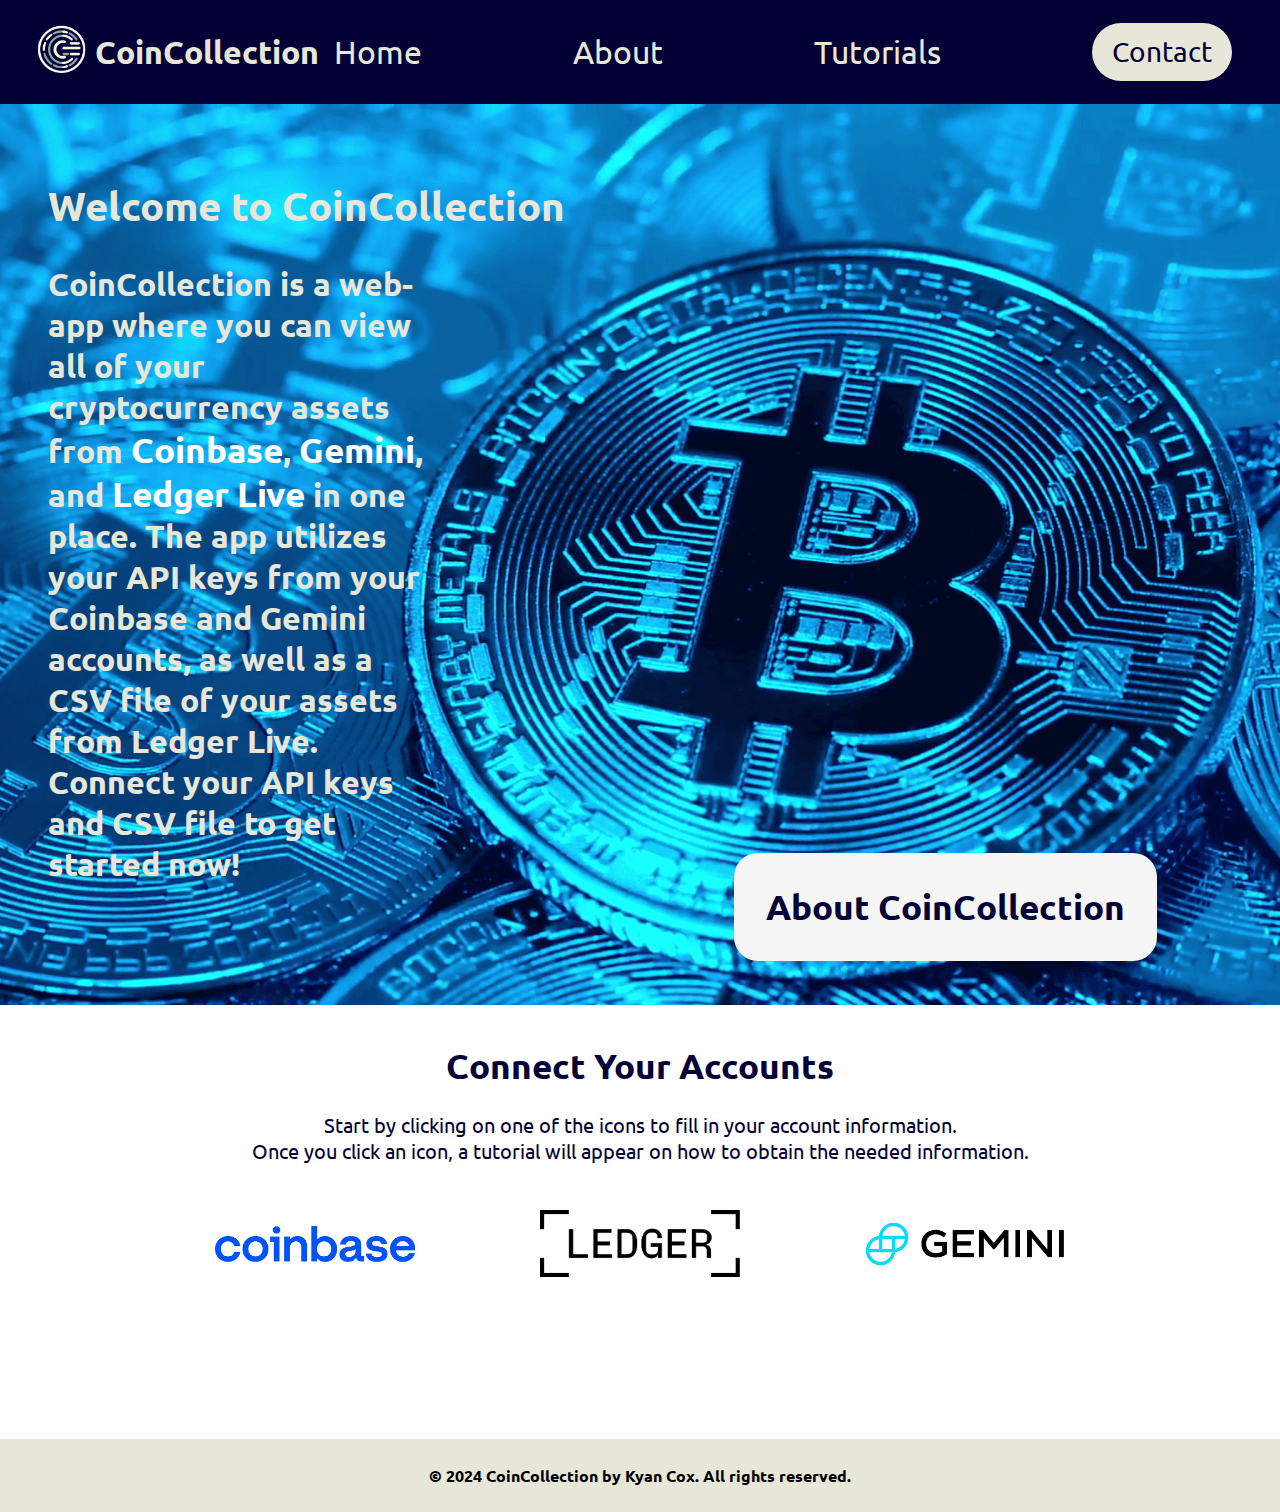
<file: templates/index.html>
<!DOCTYPE html>
<html lang="en">
  <head>
    <meta charset="UTF-8" />
    <meta name="viewport" content="width=device-width, initial-scale=1.0" />
    <title>CoinCollection</title>
    <link rel="icon" href="/static/images/favicon.png" type="image/x-icon" />
    <link
      rel="shortcut icon"
      href="/static/images/favicon.png"
      type="image/x-icon"
    />
    <link rel="preconnect" href="https://fonts.googleapis.com" />
    <link rel="preconnect" href="https://fonts.gstatic.com" crossorigin />
    <link
      href="https://fonts.googleapis.com/css2?family=Ubuntu&display=swap"
      rel="stylesheet"
    />
    <link rel="stylesheet" href="/static/css/global.css" />
    <link rel="stylesheet" href="/static/css/styles.css" />
  </head>
  <body>
    <header>
      <div class="logo-container">
        <a href="/templates/index.html">
          <img src="/static/images/logo.png" class="logo" alt="logo" />
          <h1>CoinCollection</h1>
        </a>
      </div>
      <nav>
        <ul class="nav-links">
          <li><a href="/templates/index.html">Home</a></li>
          <li><a href="/templates/about.html">About</a></li>
          <li><a href="/templates/tutorials.html">Tutorials</a></li>
        </ul>
      </nav>
      <a
        href="https://www.linkedin.com/in/kyancox/"
        target="_blank"
        class="contact"
        ><button>Contact</button></a
      >
    </header>

    <main>
      <section>
        <div class="welcome">
          <div class="welcome-text">
            <h1>Welcome to CoinCollection</h1>
            <p>
              CoinCollection is a web-app where you can view all of your
              cryptocurrency assets from
              <a
                href="https://www.coinbase.com/"
                target="”_blank”"
                class="exchange-name"
                >Coinbase</a
              >,
              <a
                href="https://www.gemini.com/"
                target="”_blank”"
                class="exchange-name"
                >Gemini</a
              >, and
              <a
                href="https://www.ledger.com/ledger-live"
                target="”_blank”"
                class="exchange-name"
                >Ledger Live</a
              >
              in one place. The app utilizes your API keys from your Coinbase
              and Gemini accounts, as well as a CSV file of your assets from
              Ledger Live. Connect your API keys and CSV file to get started
              now!
            </p>
          </div>
          <a href="about.html" id="learn">About CoinCollection</a>
        </div>
      </section>

      <section class="connect-section">
        <div class="connect-accounts">
          <h2>Connect Your Accounts</h2>
          <p id="instructions">
            Start by clicking on one of the icons to fill in your account
            information. <br />
            Once you click an icon, a tutorial will appear on how to obtain the
            needed information.
          </p>
        </div>
        <div class="account-buttons">
          <img
            src="/static/images/coinbase.png"
            alt=""
            class="account-button"
            onclick="showDiv('coinbase')"
            draggable="false"
          />
          <img
            src="/static/images/ledger.png"
            alt=""
            class="account-button"
            onclick="showDiv('ledger')"
            draggable="false"
          />
          <img
            src="/static/images/gemini.png"
            alt=""
            class="account-button"
            onclick="showDiv('gemini')"
            draggable="false"
          />
        </div>

        <div class="grid-container">
          <div class="tutorials" style="display: none">
            <h3 class="grid-header" id="tutorial-text">Tutorial for :</h3>
            <iframe
              width="1157"
              height="752"
              src="https://www.youtube.com/embed/dAMbJCXZwmk"
              title="Coinbase API Key Creation Tutorial"
              frameborder="0"
              allow="accelerometer; autoplay; clipboard-write; encrypted-media; gyroscope; picture-in-picture; web-share"
              allowfullscreen
              id="coinbase-tutorial"
              style="display:none;"
            ></iframe>
            <iframe
              width="1157"
              height="752"
              src="https://www.youtube.com/embed/sDlLeiEEyWk"
              title="Gemini API Key Creation Tutorial"
              frameborder="0"
              allow="accelerometer; autoplay; clipboard-write; encrypted-media; gyroscope; picture-in-picture; web-share"
              allowfullscreen
              id="gemini-tutorial"
              style="display:none;"
            ></iframe>
            <iframe
              width="1157"
              height="752"
              src="https://www.youtube.com/embed/2mLfz2RfbAI"
              title="Ledger Live Operations CSV Tutorial"
              frameborder="0"
              allow="accelerometer; autoplay; clipboard-write; encrypted-media; gyroscope; picture-in-picture; web-share"
              allowfullscreen
              id="ledger-tutorial"
              style="display:none;"
            ></iframe>
          </div>

          <div class="accounts-column">
            <h3 class="grid-header" id="info-header" style="display: none">
              Information:
            </h3>

            <div class="accounts">
              <div id="connect-coinbase" style="display: none">
                <!-- Coinbase API Key Form -->
                <form
                  action="http://127.0.0.1:5000/api/coinbase/keys"
                  method="post"
                >
                  <label for="coinbaseApiKey">Coinbase API Key:</label>
                  <input
                    type="text"
                    id="coinbaseApiKey"
                    name="api_key"
                    placeholder="API Key"
                    class="text-input"
                  />
                  <br />
                  <label for="coinbaseApiSecret">Coinbase API Secret:</label>
                  <input
                    type="text"
                    id="coinbaseApiSecret"
                    name="api_secret"
                    placeholder="API Secret"
                    class="text-input"
                  />
                </form>
              </div>

              <div id="connect-gemini" style="display: none">
                <!-- Gemini API Key Form -->
                <form
                  action="http://127.0.0.1:5000/api/gemini/keys"
                  method="post"
                >
                  <label for="geminiApiKey">Gemini API Key:</label>
                  <input
                    type="text"
                    id="geminiApiKey"
                    name="api_key"
                    placeholder="API Key"
                    class="text-input"
                  />
                  <br />
                  <label for="geminiApiSecret">Gemini API Secret:</label>
                  <input
                    type="text"
                    id="geminiApiSecret"
                    name="api_secret"
                    placeholder="API Secret"
                    class="text-input"
                  />
                </form>
              </div>

              <div id="connect-ledger" style="display: none">
                <!-- Upload Ledger CSV Form -->
                <form
                  action="/api/ledger/upload-csv"
                  method="POST"
                  enctype="multipart/form-data"
                >
                  <label for="file" style="display: none">File:</label>
                  <br />
                  <input
                    type="file"
                    id="file"
                    name="file"
                    style="display: none"
                  />
                  <br />
                  <!-- Custom label that triggers the file input -->
                  <label for="file" class="styled-button" id="file-label"
                    >Choose File</label
                  >
                  <br />
                  <!-- Place to display the file name -->
                  <span id="file-name"></span>
                </form>
              </div>
            </div>
          </div>

          <div class="submit-buttons">
            <h3 id="loaded" style="display: none">Loaded: None</h3>
            <input
              type="submit"
              value="Set Coinbase Keys"
              style="display: none"
              id="submit-coinbase"
              class="styled-button"
            />
            <input
              type="submit"
              value="Set Gemini Keys"
              style="display: none"
              id="submit-gemini"
              class="styled-button"
            />
            <button
              style="display: none"
              class="styled-button"
              id="submit-ledger"
            >
              Upload
            </button>
            <img
              src="/static/images/loading.gif"
              id="loading-gif"
              style="display: none"
              alt=""
            />
            <img
              src="/static/images/checkmark.png"
              id="check"
              style="display: none"
            />
          </div>
        </div>
        <!-- add input tracker section, add view assets button  -->
        <div class="show-assets-container" style="display: none">
          <a
            href="assets.html"
            id="assets"
            target="_blank"
            class="styled-button"
            >Show Assets</a
          >
        </div>
      </section>
    </main>

    <footer>
      <p>&copy; 2024 CoinCollection by Kyan Cox. All rights reserved.</p>
    </footer>

    <script>
      document.getElementById("file").addEventListener("change", function () {
        // Get the file name
        var fileName = this.files[0].name;
        // Set the text of the file-name element to the file name
        document.getElementById("file-name").textContent =
          "File name: " + fileName;
      });

      function showDiv(id) {
        // Hide all divs
        document.getElementById("connect-coinbase").style.display = "none";
        document.getElementById("connect-gemini").style.display = "none";
        document.getElementById("connect-ledger").style.display = "none";
        document.getElementById("submit-coinbase").style.display = "none";
        document.getElementById("submit-gemini").style.display = "none";
        document.getElementById("submit-ledger").style.display = "none";
        document.getElementsByClassName("tutorials")[0].style.display = "none";
        document.getElementById("coinbase-tutorial").style.display = "none";
        document.getElementById("gemini-tutorial").style.display = "none";
        document.getElementById("ledger-tutorial").style.display = "none";
        document.getElementById("check").style.display = "none";

        accountName = id.charAt(0).toUpperCase() + id.slice(1);

        // Show the selected div
        document.getElementById("connect-" + id).style.display = "block";
        // Update instructions text
        document.getElementById("instructions").textContent =
          "To view your balances, please provide API keys from Coinbase & Gemini, as well as a CSV file from your Ledger Live application.";
        // Update tutorial text
        document.getElementById("tutorial-text").textContent =
          "Tutorial for " + accountName + ":";
        // Update information text
        document.getElementById("info-header").style.display = "block";
        document.getElementById("info-header").textContent =
          "Enter " + accountName + " information below:";
        // Show tutorial block
        document.getElementsByClassName("tutorials")[0].style.display = "block";
        document.getElementById(id+'-tutorial').style.display = "block";
        // Show submit button
        document.getElementById("submit-" + id).style.display = "block";
      }
    </script>

    <script type="module" src="/static/js/index.js"></script>
  </body>
</html>
</file>
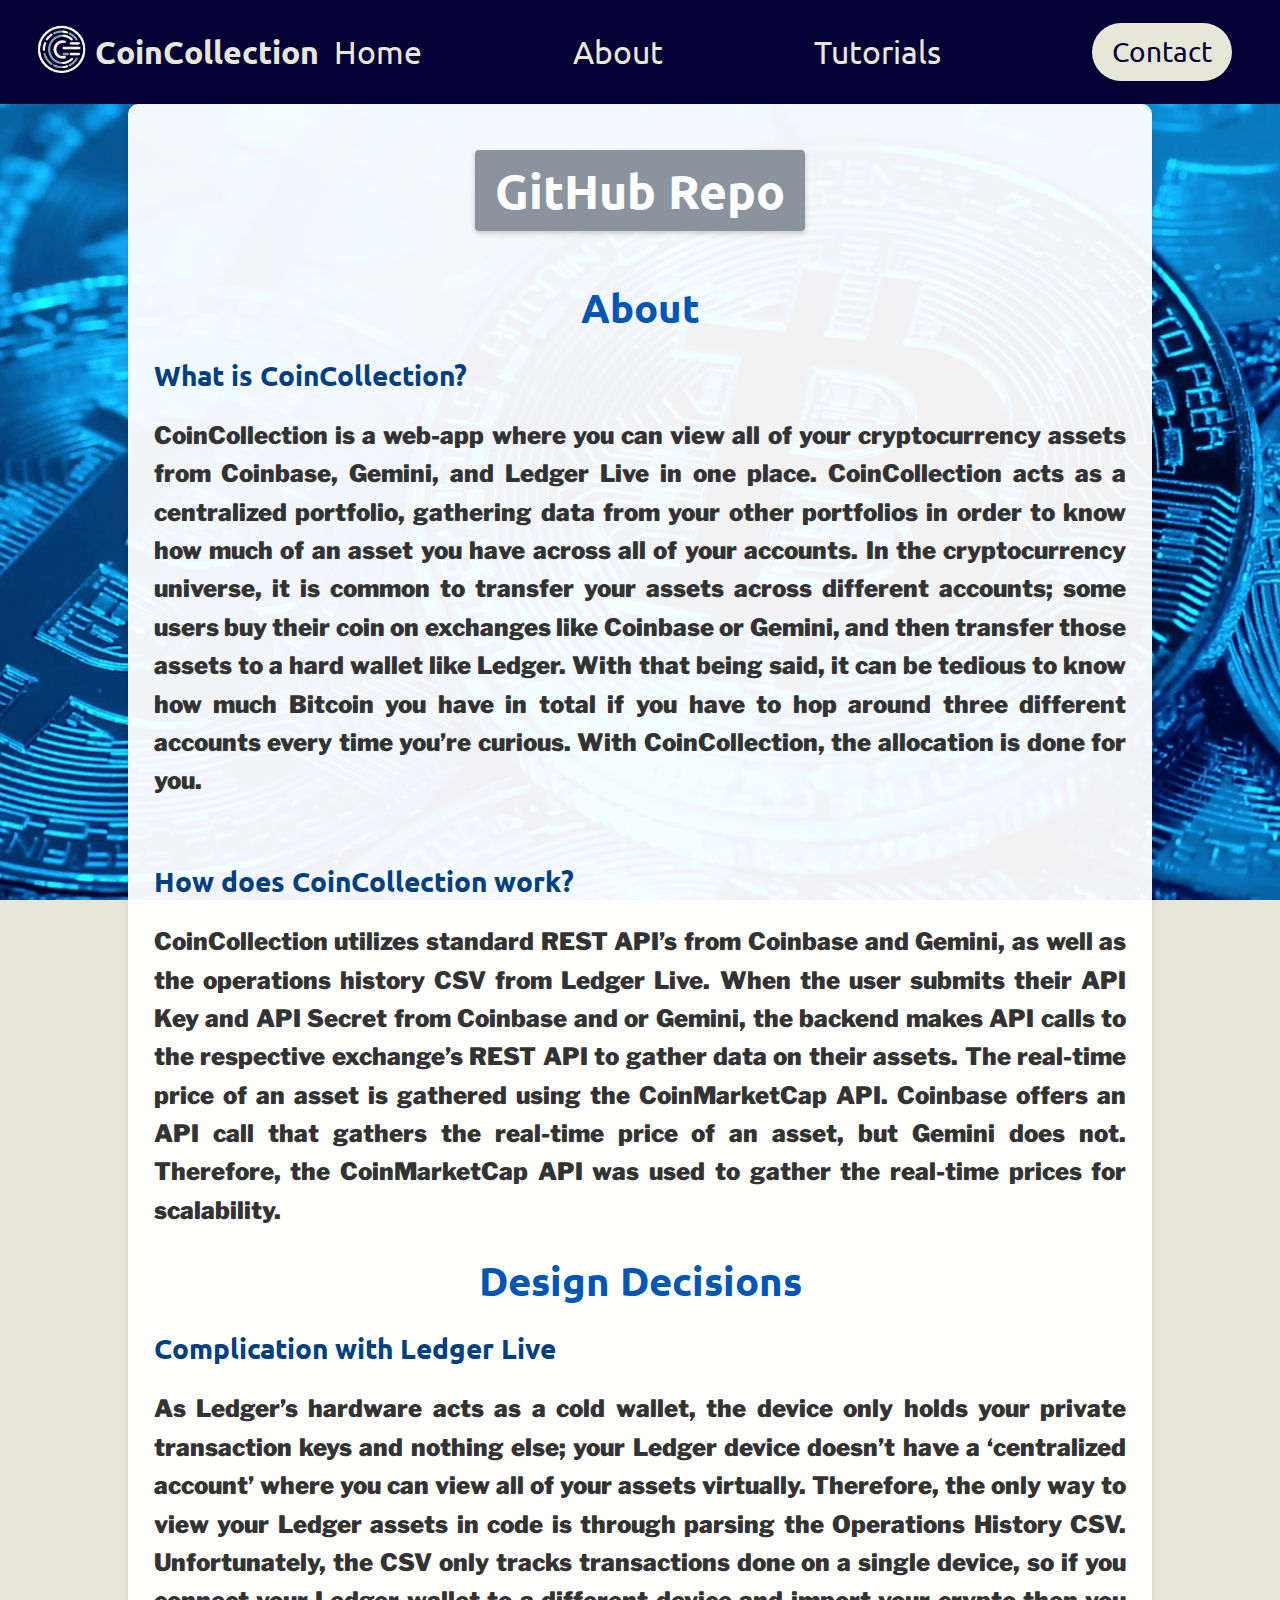
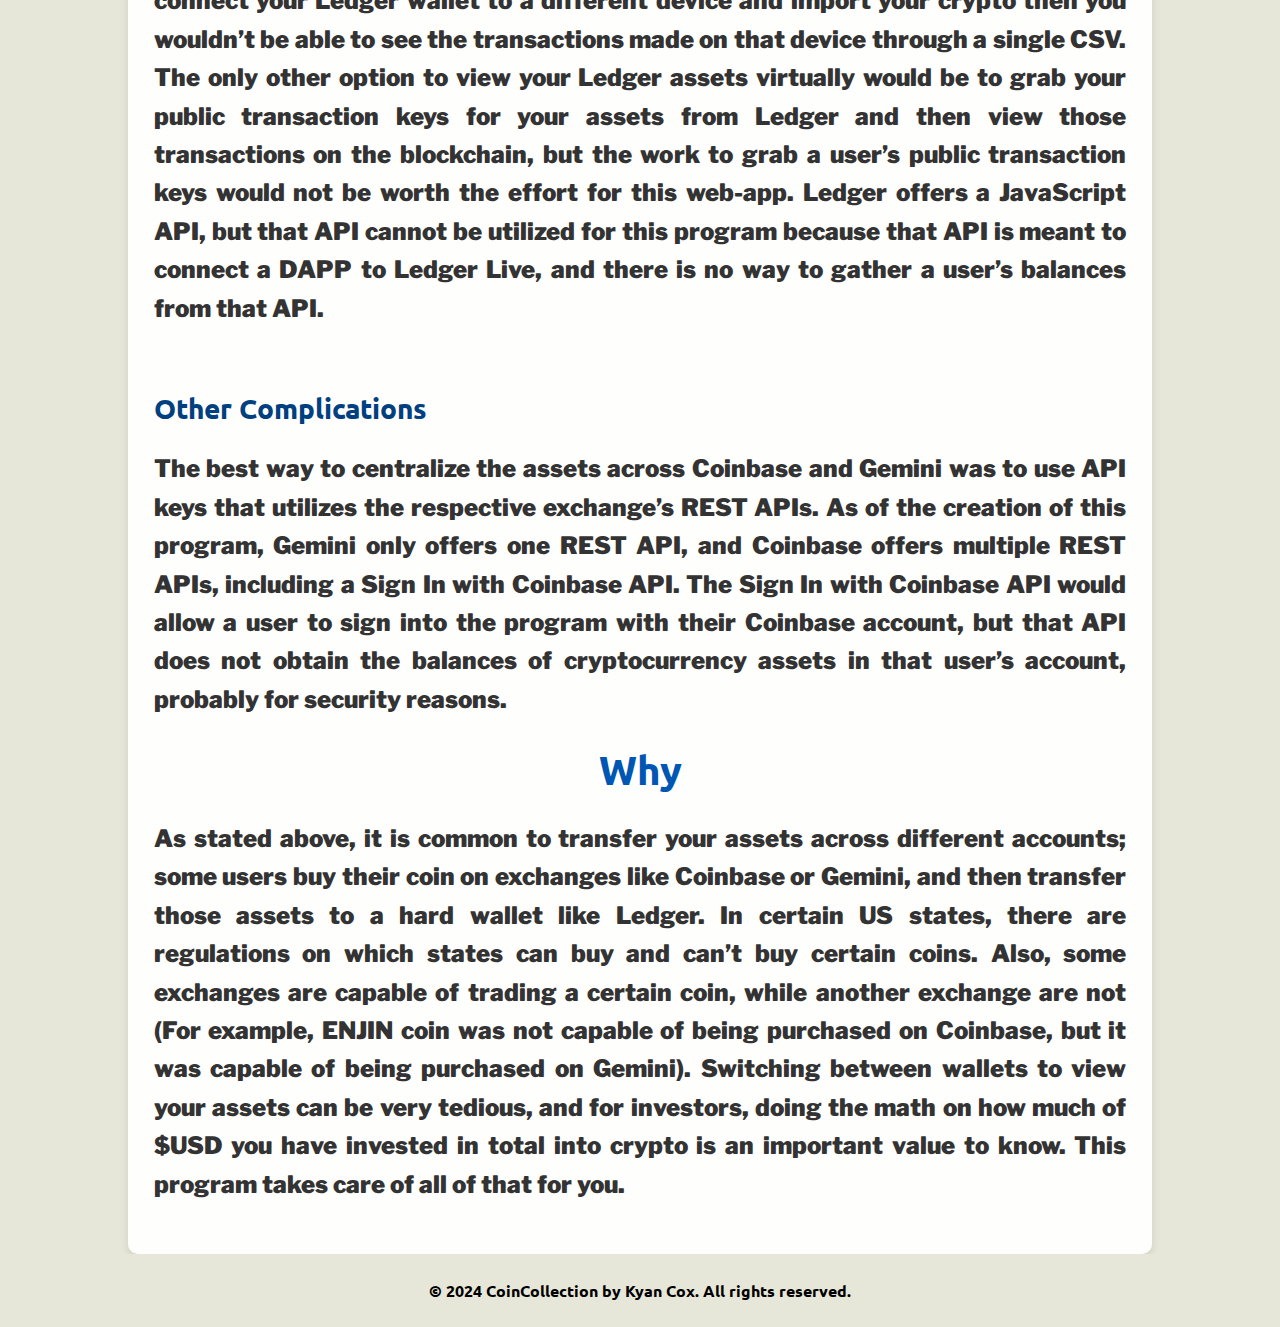
<file: templates/about.html>
<!DOCTYPE html>
<html lang="en">
  <head>
    <meta charset="UTF-8" />
    <meta name="viewport" content="width=device-width, initial-scale=1.0" />
    <title>About</title>
    <link rel="icon" href="/static/images/favicon.png" type="image/x-icon" />
    <link rel="shortcut icon" href="/static/images/favicon.png" type="image/x-icon" />
    <link rel="preconnect" href="https://fonts.googleapis.com" />
    <link rel="preconnect" href="https://fonts.gstatic.com" crossorigin />
    <link
      href="https://fonts.googleapis.com/css2?family=Ubuntu&display=swap"
      rel="stylesheet"
    />
    <link rel="preconnect" href="https://fonts.googleapis.com" />
    <link rel="preconnect" href="https://fonts.gstatic.com" crossorigin />
    <link
      href="https://fonts.googleapis.com/css2?family=Libre+Franklin&display=swap"
      rel="stylesheet"
    />
    <link rel="stylesheet" href="/static/css/global.css" />
    <link rel="stylesheet" href="/static/css/about.css" />
  </head>
  <body>

    <header>
      <div class="logo-container">
        <a href="../index.html">
          <img src="/static/images/logo.png" class="logo" alt="logo" />
          <h1>CoinCollection</h1>
        </a>
      </div>
      <nav>
        <ul class="nav-links">
          <li><a href="../index.html">Home</a></li>
          <li><a href="/templates/about.html">About</a></li>
          <li><a href="/templates/tutorials.html">Tutorials</a></li>
        </ul>
      </nav>
      <a href="https://www.linkedin.com/in/kyancox/" target="_blank" class="contact"><button>Contact</button></a>
    </header>

    <main>
      <div class="background">
        <div class="github">
          <a
            href="https://github.com/kyancox/Coinbase-Gemini-and-Ledger-Live-Assets-in-Terminal"
            >GitHub Repo</a
          >
        </div>

        <h1>About</h1>

        <div class="what">
          <h2>What is CoinCollection?</h2>
          <p>
            CoinCollection is a web-app where you can view all of your cryptocurrency assets
            from Coinbase, Gemini, and Ledger Live in one place. CoinCollection acts as a
            centralized portfolio, gathering data from your other portfolios in
            order to know how much of an asset you have across all of your
            accounts. In the cryptocurrency universe, it is common to transfer
            your assets across different accounts; some users buy their coin on
            exchanges like Coinbase or Gemini, and then transfer those assets to
            a hard wallet like Ledger. With that being said, it can be tedious
            to know how much Bitcoin you have in total if you have to hop around
            three different accounts every time you’re curious. With CoinCollection, the
            allocation is done for you.
            <br />
            <br />
          </p>
        </div>

        <div class="how">
          <h2>How does CoinCollection work?</h2>
          <p>
            CoinCollection utilizes standard REST API’s from Coinbase and Gemini, as well as
            the operations history CSV from Ledger Live. When the user submits
            their API Key and API Secret from Coinbase and or Gemini, the
            backend makes API calls to the respective exchange’s REST API to
            gather data on their assets. The real-time price of an asset is
            gathered using the CoinMarketCap API. Coinbase offers an API call
            that gathers the real-time price of an asset, but Gemini does not.
            Therefore, the CoinMarketCap API was used to gather the real-time
            prices for scalability.
          </p>
        </div>

        <h1>Design Decisions</h1>
        <div class="complications-ledger">
          <h2>Complication with Ledger Live</h2>
          <p>
            As Ledger’s hardware acts as a cold wallet, the device only holds
            your private transaction keys and nothing else; your Ledger device
            doesn’t have a ‘centralized account’ where you can view all of your
            assets virtually. Therefore, the only way to view your Ledger assets
            in code is through parsing the Operations History CSV.
            Unfortunately, the CSV only tracks transactions done on a single
            device, so if you connect your Ledger wallet to a different device
            and import your crypto then you wouldn’t be able to see the
            transactions made on that device through a single CSV. The only
            other option to view your Ledger assets virtually would be to grab
            your public transaction keys for your assets from Ledger and then
            view those transactions on the blockchain, but the work to grab a
            user’s public transaction keys would not be worth the effort for
            this web-app. Ledger offers a JavaScript API, but that API cannot be
            utilized for this program because that API is meant to connect a
            DAPP to Ledger Live, and there is no way to gather a user’s balances
            from that API.
            <br />
            <br />
          </p>
        </div>

        <div class="complications-other">
          <h2>Other Complications</h2>
          <p>
            The best way to centralize the assets across Coinbase and Gemini was
            to use API keys that utilizes the respective exchange’s REST APIs.
            As of the creation of this program, Gemini only offers one REST API,
            and Coinbase offers multiple REST APIs, including a Sign In with
            Coinbase API. The Sign In with Coinbase API would allow a user to
            sign into the program with their Coinbase account, but that API does
            not obtain the balances of cryptocurrency assets in that user’s
            account, probably for security reasons.
          </p>
        </div>

        <h1>Why</h1>
        <p>
          As stated above, it is common to transfer your assets across different
          accounts; some users buy their coin on exchanges like Coinbase or
          Gemini, and then transfer those assets to a hard wallet like Ledger.
          In certain US states, there are regulations on which states can buy
          and can’t buy certain coins. Also, some exchanges are capable of
          trading a certain coin, while another exchange are not (For example,
          ENJIN coin was not capable of being purchased on Coinbase, but it was
          capable of being purchased on Gemini). Switching between wallets to
          view your assets can be very tedious, and for investors, doing the math on
          how much of $USD you have invested in total into crypto is an
          important value to know. This program takes care of all of that for you.
        </p>
      </div>
    </main>

    <footer>
      <p>&copy; 2024 CoinCollection by Kyan Cox. All rights reserved.</p>
    </footer>

  </body>
</html>
</file>
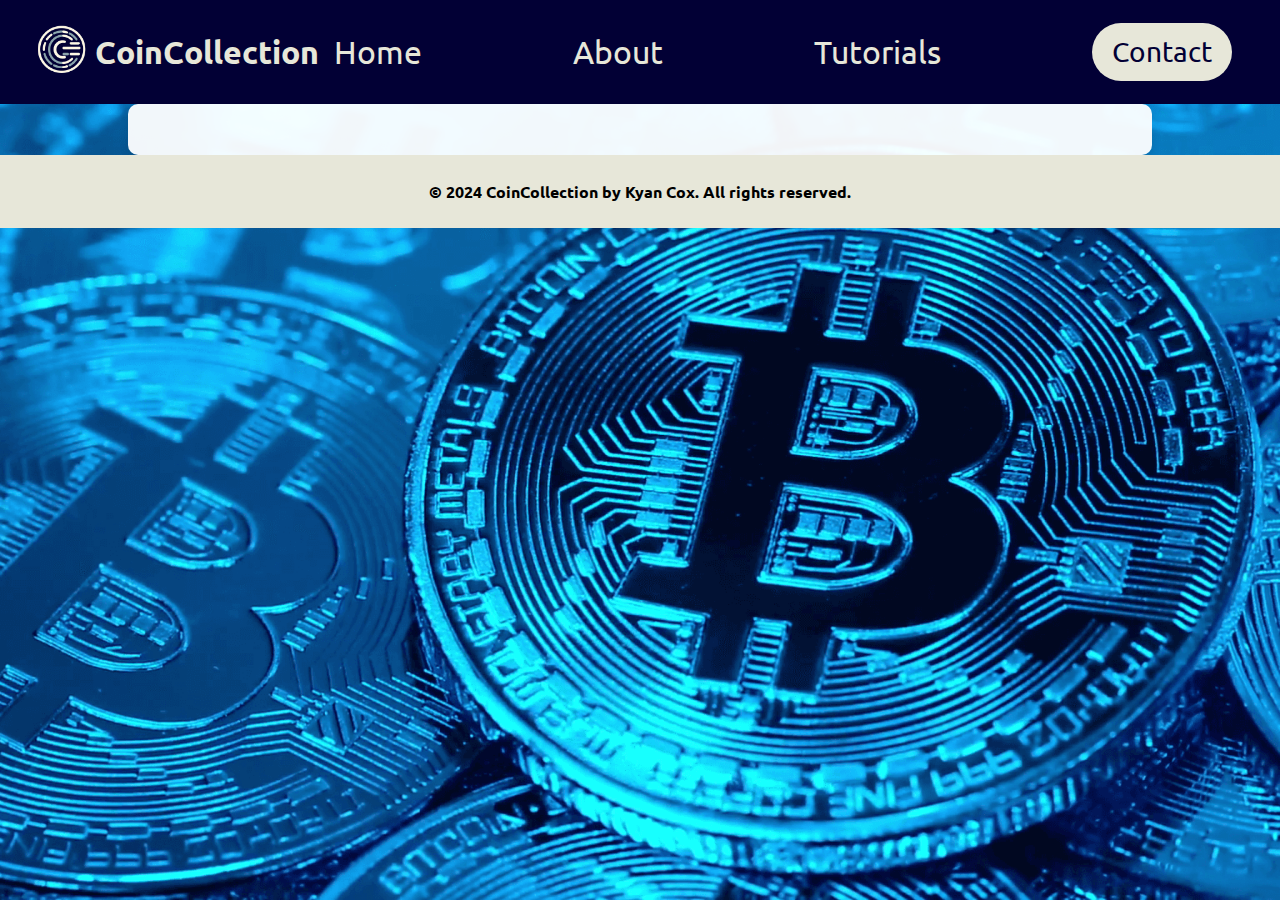
<file: templates/assets.html>
<!DOCTYPE html>
<html lang="en">
  <head>
    <meta charset="UTF-8" />
    <meta name="viewport" content="width=device-width, initial-scale=1.0" />
    <title>View Assets</title>
    <link rel="icon" href="/static/images/favicon.png" type="image/x-icon" />
    <link rel="shortcut icon" href="/static/images/favicon.png" type="image/x-icon" />
    <link rel="preconnect" href="https://fonts.googleapis.com" />
    <link rel="preconnect" href="https://fonts.gstatic.com" crossorigin />
    <link
      href="https://fonts.googleapis.com/css2?family=Ubuntu&display=swap"
      rel="stylesheet"
    />
    <link rel="preconnect" href="https://fonts.googleapis.com" />
    <link rel="preconnect" href="https://fonts.gstatic.com" crossorigin />
    <link
      href="https://fonts.googleapis.com/css2?family=Libre+Franklin&display=swap"
      rel="stylesheet"
    />
    <link rel="stylesheet" href="/static/css/global.css" />
    <link rel="stylesheet" href="/static/css/about.css" />
    <link rel="stylesheet" href="/static/css/assets.css" />
    <link rel="stylesheet" href="/static/css/styles.css" />
  </head>
  <body>

    <header>
        <div class="logo-container">
          <a href="../index.html">
            <img src="/static/images/logo.png" class="logo" alt="logo" />
            <h1>CoinCollection</h1>
          </a>
        </div>
        <nav>
          <ul class="nav-links">
            <li><a href="../index.html">Home</a></li>
            <li><a href="/templates/about.html">About</a></li>
            <li><a href="/templates/tutorials.html">Tutorials</a></li>
          </ul>
        </nav>
        <a href="https://www.linkedin.com/in/kyancox/" target="_blank" class="contact"><button>Contact</button></a>
      </header>

    <main>
      <div class="background">
        <div class="no-content" id="no-content" style="display:none;">
          <h1>
            <a href="../index.html"
              >Please link your accounts on the home page to view your
              assets.</a
            >
          </h1>
        </div>

        <div class="assets" id="assets" style="display: none;">
          <h1 id="assets-header">Your Assets</h1>

          <div class="header-container">
            <div class="portfolio-dropdown">
              <label for="portfolio-select">Choose a portfolio:</label>
              <select id="portfolio-select">
                <option value="master">Master</option>
                <option value="coinbase">Coinbase</option>
                <option value="ledger">Ledger</option>
                <option value="gemini">Gemini</option>
              </select>
            </div>

            <button id="download-xlsx-button" class="styled-button">
              Download Master XLSX
            </button>
          </div>

          <table id="assets-table">
            <thead>
              <tr>
                <th>Symbol</th>
                <th>Name</th>
                <th>Amount</th>
                <th>Balance</th>
                <th>Real-Time Price</th>
                <th>Exchanges with Asset</th>
              </tr>
            </thead>
            <tbody>
              <!-- JavaScript will insert rows here -->
            </tbody>
          </table>
        </div>
      </div>
    </main>

    <footer>
        <p>&copy; 2024 CoinCollection by Kyan Cox. All rights reserved.</p>
      </footer>
  

    <script type="module" src="/static/js/assets.js"></script>
  </body>
</html>
</file>
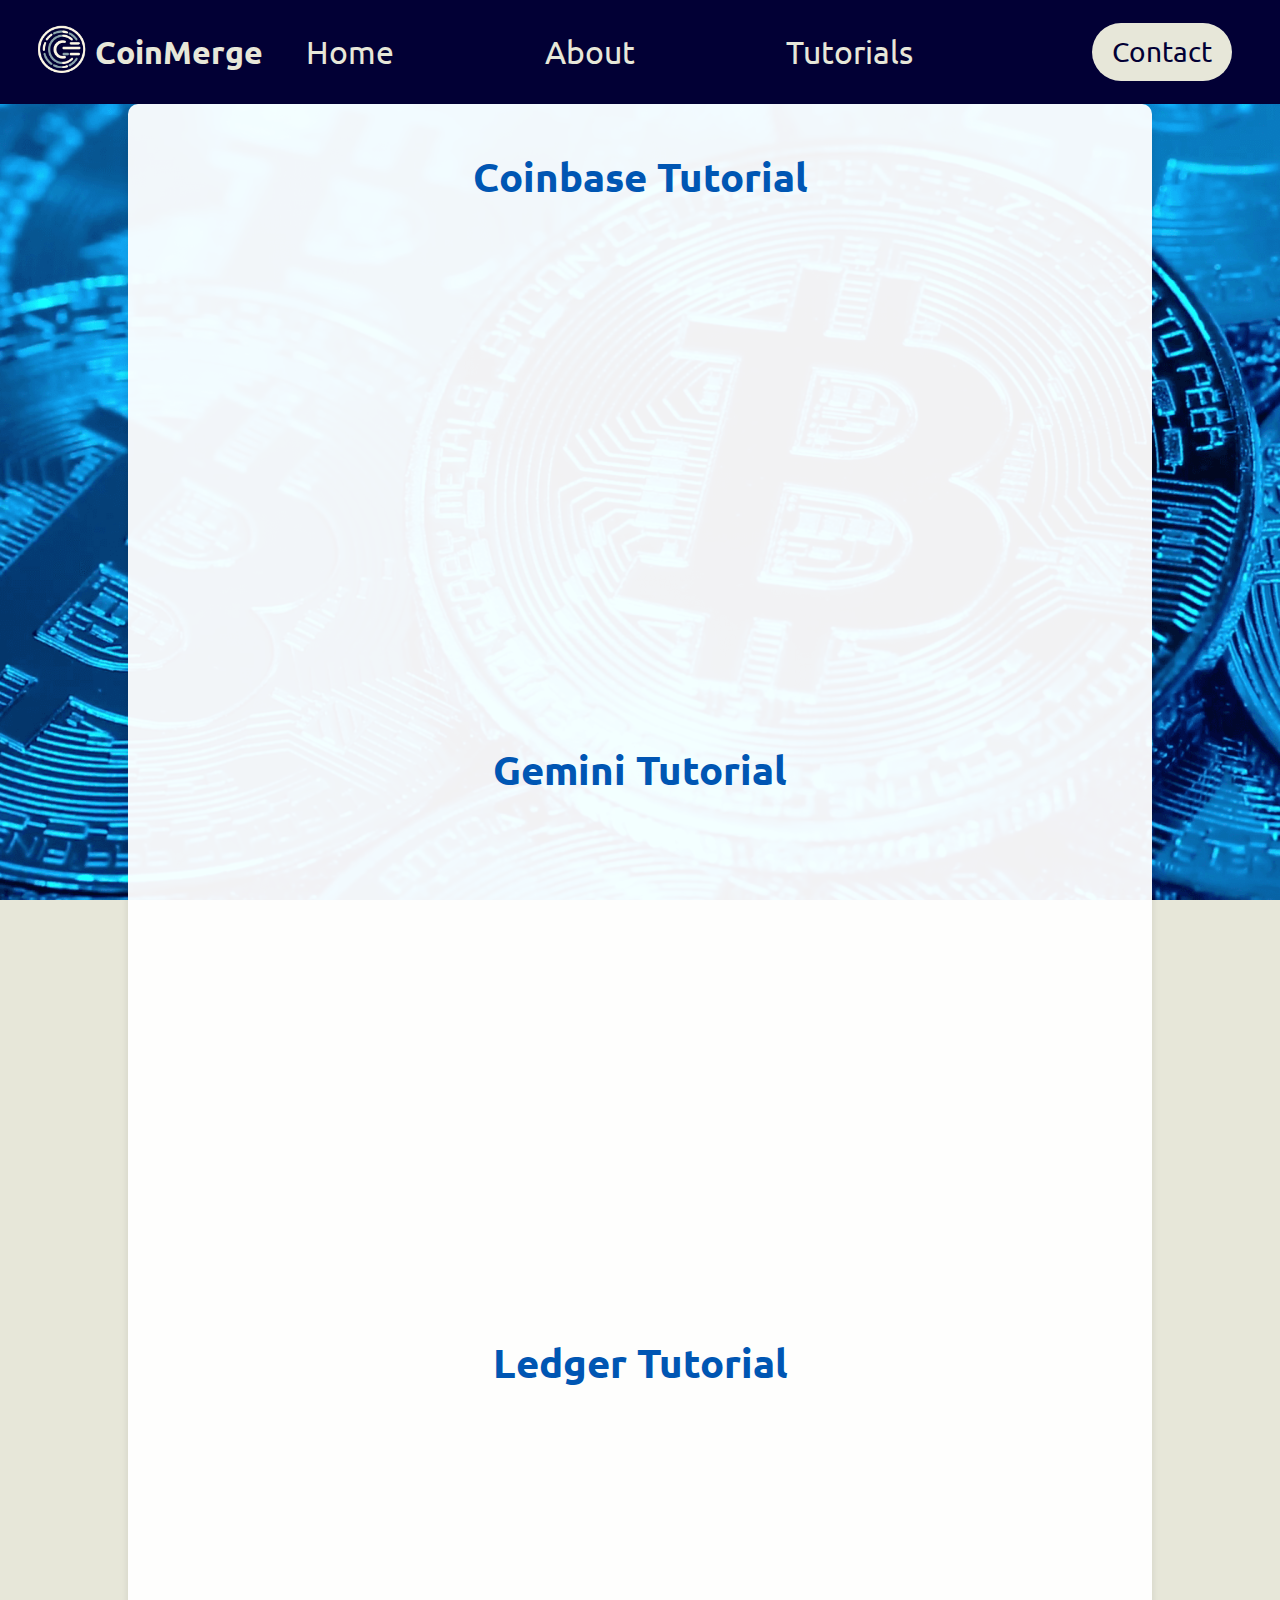
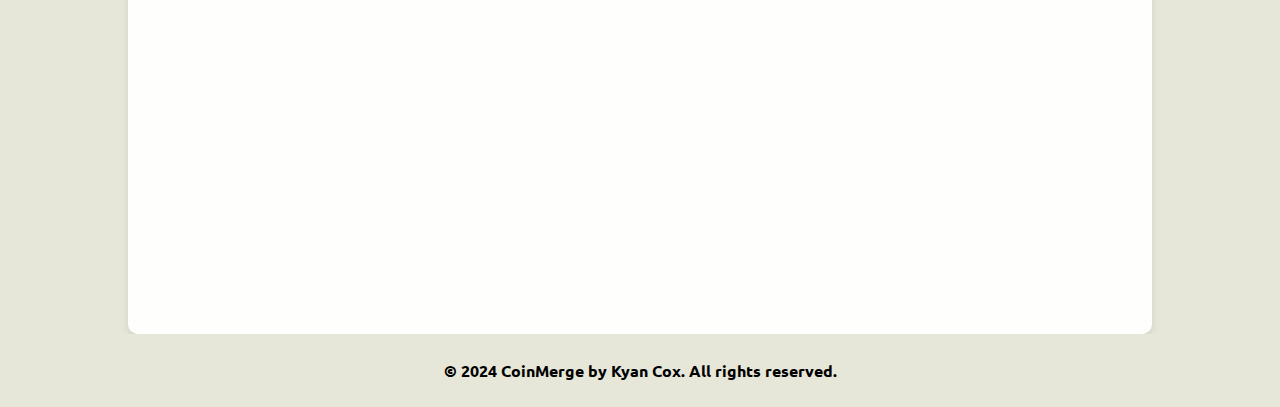
<file: templates/tutorials.html>
<!DOCTYPE html>
<html lang="en">
  <head>
    <meta charset="UTF-8" />
    <meta name="viewport" content="width=device-width, initial-scale=1.0" />
    <title>Tutorials</title>
    <link rel="icon" href="/static/images/favicon.png" type="image/x-icon" />
    <link
      rel="shortcut icon"
      href="/static/images/favicon.png"
      type="image/x-icon"
    />
    <link rel="preconnect" href="https://fonts.googleapis.com" />
    <link rel="preconnect" href="https://fonts.gstatic.com" crossorigin />
    <link
      href="https://fonts.googleapis.com/css2?family=Ubuntu&display=swap"
      rel="stylesheet"
    />
    <link rel="preconnect" href="https://fonts.googleapis.com" />
    <link rel="preconnect" href="https://fonts.gstatic.com" crossorigin />
    <link
      href="https://fonts.googleapis.com/css2?family=Libre+Franklin&display=swap"
      rel="stylesheet"
    />
    <link rel="stylesheet" href="/static/css/global.css" />
    <link rel="stylesheet" href="/static/css/about.css" />
    <link rel="stylesheet" href="/static/css/tutorials.css" />
  </head>
  <body>
    <header>
      <div class="logo-container">
        <a href="../index.html">
          <img src="/static/images/logo.png" class="logo" alt="logo" />
          <h1>CoinMerge</h1>
        </a>
      </div>
      <nav>
        <ul class="nav-links">
          <li><a href="../index.html" id="home-but">Home</a></li>
          <li><a href="/templates/about.html" id="about-but">About</a></li>
          <li><a href="/templates/tutorials.html" id="tut-but">Tutorials</a></li>
        </ul>
      </nav>
      <a
        href="https://www.linkedin.com/in/kyancox/"
        target="_blank"
        class="contact"
        ><button>Contact</button></a
      >
    </header>
    <main>
      <div class="background">
        <div class="coinbase">
          <div class="tutorial-title">
            <h1>Coinbase Tutorial</h1>
          </div>
          <div class="iframe-container">
            <iframe
              width="1157"
              height="752"
              src="https://www.youtube.com/embed/dAMbJCXZwmk"
              title="Coinbase API Key Creation Tutorial"
              frameborder="0"
              allow="accelerometer; autoplay; clipboard-write; encrypted-media; gyroscope; picture-in-picture; web-share"
              allowfullscreen
              id="coinbase-tutorial"
            ></iframe>
          </div>
        </div>
        <div class="gemini">
          <div class="tutorial-title">
            <h1>Gemini Tutorial</h1>
          </div>
          <div class="iframe-container">
            <iframe
              width="1157"
              height="752"
              src="https://www.youtube.com/embed/sDlLeiEEyWk"
              title="Gemini API Key Creation Tutorial"
              frameborder="0"
              allow="accelerometer; autoplay; clipboard-write; encrypted-media; gyroscope; picture-in-picture; web-share"
              allowfullscreen
              id="gemini-tutorial"
            ></iframe>
          </div>
        </div>
        <div class="ledger">
          <div class="tutorial-title">
            <h1>Ledger Tutorial</h1>
          </div>
          <div class="iframe-container">
            <iframe
              width="1157"
              height="752"
              src="https://www.youtube.com/embed/2mLfz2RfbAI"
              title="Ledger Live Operations CSV Tutorial"
              frameborder="0"
              allow="accelerometer; autoplay; clipboard-write; encrypted-media; gyroscope; picture-in-picture; web-share"
              allowfullscreen
              id="ledger-tutorial"
            ></iframe>
          </div>
        </div>
      </div>
    </main>

    <footer>
      <p>&copy; 2024 CoinMerge by Kyan Cox. All rights reserved.</p>
    </footer>
  </body>
</html>
</file>
<file: static/css/global.css>
html,
body {
  margin: 0;
  padding: 0;
  height: 100%;
  font-family: "Ubuntu", "Trebuchet MS", "Lucida Sans Unicode", "Lucida Grande",
    "Lucida Sans", Arial, sans-serif;
  background-color: #e7e7d9;
}

/* New Nav-Bar */

header li, a, button {
  /* color: #edf0f1; */
  /* color: #020035; */
  color: #e7e7d9;
  text-decoration: none;
}

header { 
  display: flex; 
  justify-content: space-between;
  align-items: center;
  background-color: #020035;
  /* background-color: #e7e7d9; */

}

.logo-container {
  cursor: pointer;
  /* background-color: #e7e7d9; */
  padding-right: 1.5rem;
  padding-left: 1.5rem;
}

.logo-container:hover h1 {
  transition: all 0.3s ease 0s;
  color: #0088a9;
}

.logo-container img{
  display: inline-block;
  margin-bottom: -1.5rem;
  width: 75px;
  height: 75px;
}

.logo-container h1 {
  display: inline-block;
  color: #e7e7d9;
  margin-left: -0.5rem;
}

.nav-links {
  list-style: none;
  font-size: 2rem;
  margin-left: -12.5rem; 
}

.nav-links li {
  display: inline-block;
  padding: 0px 4.5rem;
}

.nav-links li a{
  transition: all 0.3s ease 0s;
}

.nav-links li a:hover {
  color: #0088a9
}

header button {
  padding: 0.75rem 1.25rem;
  background-color: #e7e7d9;
  color: #020035;
  font-size: 1.75rem;
  border: none;
  border-radius: 50px;
  cursor: pointer;
  transition: all 0.3s ease 0s;
  font-family: "Ubuntu", "Trebuchet MS", "Lucida Sans Unicode", "Lucida Grande",
  "Lucida Sans", Arial, sans-serif;
  margin-right: 3rem;
}

header button:hover {
  background-color: rgba(0, 136, 169, 0.8);
}

/* Footer */

footer {
  background-color: #e7e7d9;
  font-weight: bold;
  text-align: center;
  padding: 0.625rem;
}

@media only screen and (max-width: 430px) {
  * {
    font-size: 1rem;
  }

  header a button{
    display: none;
  }

  .logo-container h1{
    font-size: 1.5rem;
  }

  .logo-container img{
    display: inline-block;
    margin-bottom: -1.2rem;
    width: 50px;
    height: 50px;
  }

  #home-but {
    display: none;
  }

  #about-but {
    margin-left: 200%;
    font-size: 1.25rem;
  }

  #tut-but {
    display:none;
  }

  .nav-links li {
    padding: 0px 1rem;
    margin-right: 0;
  }
  
}
</file>
<file: static/css/styles.css>
/* Welcome Banner */
.welcome {
  background: url(/static/images/background.jpeg);
  background-size: cover;
  background-position: center;
  padding-top: 3rem;
  padding-bottom: 4.5rem;
  padding-left: 3rem;
  margin-bottom: 0;
  color: #e7e7d9;
  font-weight: bolder;
}

.welcome-text {
  margin-bottom: 3rem;
}

.welcome-text h1 {
  font-size: 2.5rem;
}

.welcome-text p {
  width: 32%;
  font-size: 2rem;
}

.exchange-name {
  text-decoration: none;
  color: white;
  font-weight: bold;
  font-size: 2.2rem;
}

.exchange-name:hover {
  text-decoration: underline;
}

#learn {
  float: right;
  margin-right: 10%;
  margin-top: -5rem;
  font-size: 2.2rem;
  background-color: #f5f5f5;
  padding: 2rem;
  text-decoration: none;
  color: #020035;
  font-weight: bold;
  border-radius: 1.5rem;
}

#learn:hover {
  background-color: #14191e;
  color: #f5f5f5;
  transform: scale(1.05);
  transition: background-color 0.3s ease, transform 0.3s ease;
}

/* Connect */

.connect-section {
  text-align: center;
  background-color: white;
  color: #020035;
  font-size: 1.25rem;
}

.connect-section h2 {
  font-size: 2.2rem;
  margin-bottom: 1.5rem;
}
#instructions {
  margin-top: 1.25rem;
  font-size: 1.25rem;
  margin-bottom: 0.3rem;
}

.connect-accounts {
  margin-top: 0;
  padding-top: 10px;
  padding-bottom: 25px;
}

.account-buttons {
  display: flex;
  justify-content: center; /* This will center the items horizontally */
  align-items: center; /* This will center the items vertically */
  gap: 125px; /* This adds space between the flex items */
  margin-bottom: 25px;
}

.account-buttons img {
  width: 200px;
  height: auto;
  cursor: pointer;
}

.account-buttons img:hover {
  opacity: 50%;
}

/* Info Grid */

.grid-container {
  /* display: grid;
  grid-template-columns: repeat(3, 1fr);
  grid-template-rows: 1fr; */
  padding-bottom: 100px;
}

.grid-header {
  font-size: 30px;
  /* margin-bottom: 20px;
  padding: 0 15px 0 15px; */
}

.tutorials {
  /* grid-column: 1 / 2; */
  padding-left: 20px;
}

.tutorials iframe {
  width: 700px;
  height: 500px;
}

/* Input Forms */

.accounts-column {
  /* grid-column: 2 / 3; */
  font-size: 40px;
  /* margin-left: 75px; */
}

.accounts {
  padding-top: 20px;
  line-height: 5rem;
}
.text-input {
  font-size: 30px;
  padding: 10px;
  border-radius: 10px;
}

.submit-buttons {
  /* grid-column: 3; */
  display: flex;
  justify-content: center;
  align-items: center;
  background-color: white;
  border: none;
}

/* Hides the default file input button styling */
input[type="file"] {
  color: transparent;
}

/* Custom styles */
input[type="file"]::before {
  content: "Choose File";
  display: inline-block;
  background: -webkit-linear-gradient(top, #f9f9f9, #e3e3e3);
  border: 1px solid #999;
  border-radius: 3px;
  padding: 5px 8px;
  outline: none;
  white-space: nowrap;
  -webkit-user-select: none; /* Chrome/Safari */
  -moz-user-select: none; /* Firefox */
  -ms-user-select: none; /* IE/Edge */
  user-select: none; /* Standard syntax */
  cursor: pointer;
  text-shadow: 1px 1px #fff;
  font-weight: 700;
  font-size: 10pt;
  color: black;
}

/* Changes the text color back from transparent to default (usually black) on hover */
input[type="file"]:hover::before {
  border-color: black;
}

/* Use :active pseudo-class to change styles when the input is clicked */
input[type="file"]:active::before {
  background: -webkit-linear-gradient(top, #e3e3e3, #f9f9f9);
}

#file-label {
  font-size: 0.75em;
}

#file-name {
  font-size: 0.5em;
  padding-left: 10px;
  color: black;
}

/* Submit Buttons */

.submit-buttons {
  display: flex;
  flex-direction: column;
}

.submit-buttons img {
  margin-top: 50px;
  height: 100px;
  width: 100px;
}

.styled-button {
  /* Visual styles */
  padding: 10px 15px;
  background-color: #f0e6d2; /* A very light #e7e7d9, similar to default #e7e7d9 */
  color: #020035ea;
  border: 2px solid #e2d1c3; /* A border that's slightly darker than the button's background */
  border-radius: 5px;
  font-size: 1.25em;
  font-weight: 500;
  text-transform: uppercase;
  letter-spacing: 1px;
  cursor: pointer;
  transition: all 0.3s ease;
  margin-top: 20px;
}

/* Interactive states */
.styled-button:hover {
  background-color: #ede4da; /* A slightly lighter shade for hover */
  border-color: #e2d1c3; /* Adjust border color for a smooth transition */
}

.styled-button:active {
  background-color: #e2d1c3; /* An even lighter shade when active/clicked */
  box-shadow: 0 2px #c2b1a1; /* Deeper shadow to simulate pressing */
  transform: translateY(2px);
}

/* Show Assets Container */

.show-assets-container {
  padding: 0 0 125px;
}

.show-assets-container a {
  text-decoration: none;
  font-size: 4em;
}
/* 
@media only screen and (max-width: 430px) and (orientation: portrait) {

.welcome-text p::after{
  content: "For full website functionality, please turn your phone to landscape mode or view coinmerge.co on your computer.";
}

.welcome {
  background: #1c79c0;
  font-size: 1em;
  padding: 1rem;
  margin: 0;
  text-align: center;
}

.welcome-text p {
  width: 100%;
}

#learn {
display: none;
}

.connect-section {
  display:none;
}

}

@media only screen and (max-width: 844px) and (orientation: landscape) {

  .account-buttons img {
    width: 150px;
  }

  .tutorials iframe {
    margin-top: 100px;
    width: 300px;
    height: 300px;
  }

  .styled-button {
    
    font-size: .75rem;
  }

}

@media only screen and (max-width: 932px) and (orientation: landscape) {

  .connect-accounts {
    padding-left: 1rem;
    padding-right: 2rem;
  }

  .welcome-text p {
    font-size: 1.5rem;
  }
  
  .welcome-text a {
    font-size: 1.5rem;
  }

  #learn {
    font-size: 1.5rem;
  }

  .tutorials iframe {
    margin-top: 100px;
    width: 300px;
    height: 300px;
  }

  .grid-header {
    font-size: 1.1rem;
  }

  .text-input {
    font-size: 1rem;
  }

  .accounts form {
    margin-top: 0;
  }

  .submit-buttons {
    font-size: .5rem;
  }


} */
</file>
<file: static/css/about.css>
html,
body {
  margin: 0;
  padding: 0;
  height: 100%;
  font-family: "Ubuntu", "Trebuchet MS", "Lucida Sans Unicode", "Lucida Grande",
    "Lucida Sans", Arial, sans-serif;
  background: url(/static/images/background.jpeg) no-repeat center center fixed;
  background-size: cover;
  background-color: #e7e7d9;
}

.background {
  background-color: rgba(
    255,
    255,
    255,
    .95
  ); 
  color: #333; 
  padding: 2%;
  margin: 0 10% 0 10%; 
  border-radius: 10px; 
  box-shadow: 0 4px 8px rgba(0, 0, 0, 0.1); 
  overflow: hidden; 
}

.github {
  display: flex;
  justify-content: center; 
  align-items: center;
  background-color: #8b949e;
  padding: 10px 20px;
  margin: 20px auto;
  margin-bottom: 50px;
  width: fit-content;
  border-radius: 4px; 
  box-shadow: 0 2px 5px rgba(0, 0, 0, 0.2); 
}

.github a {
    text-decoration: none;
    color: white;
    font-weight: bold;
    font-size: 3rem;
    display: block;
    margin: 0; 
    padding: 0;
  }
  
  .github:hover { 
    background-color: #57606a; 
    transform: scale(1.05); 
    transition: background-color 0.3s ease, transform 0.3s ease; 
    cursor: pointer;
    border-radius: 4px; 
  }

.background h1 {
  text-align: center;
  font-size: 2.5em;
  margin-top: 0.5em;
  margin-bottom: 0.5em;
  color: #0056b3; 
  font-family: "Ubuntu", sans-serif;
}

.background h2 {
  font-size: 1.75em;
  color: #004080; 
}

.background p {
  font-size: 1.5em;
  font-weight: 900;
  line-height: 1.6;
  margin-bottom: 1em;
  text-align: justify;
  font-family: "Libre Franklin", sans-serif;
}

/* Media query for responsiveness */
@media (max-width: 768px) {
  .background {
    margin: 0 5%; 
  }
}
</file>
<file: static/css/assets.css>
/* No-Content Container */
.no-content a {
  text-decoration: none;
  color: #0056b3;
}

.no-content a:hover {
  text-decoration: underline;
}

/* Assets Container */
.assets {
  padding: 20px;
  overflow-x: auto; /* Allows table to scroll on small screens */
  height: 100vh;
}

#assets-header {
    margin-bottom: 50px;
}

.header-container {
    display: flex;
    justify-content: space-between;
    align-items: center;
    padding-bottom: 50px;
}

.portfolio-dropdown {
    font-size: 2rem;
}

#portfolio-select {
    font-size: 1.5rem;
    border-radius: 5px;
    padding: 5px;
    font-family: Arial, Helvetica, sans-serif;
}

#download-xlsx-button {
    font-size: 1.5rem;
}

#assets-table {
  width: 100%;
  border-collapse: collapse; /* Collapses the border */
}

#assets-table th,
#assets-table td {
  padding: 8px;
  text-align: left;
  border-bottom: 1px solid #ddd; /* Adds a border to each row */
}

#assets-table th {
  background-color: #f4f4f4;
  font-weight: bold;
}

@media (max-width: 600px) {
  #assets-table th,
  #assets-table td {
    font-size: 0.8rem; /* Adjust font size for smaller screens */
  }
}
</file>
<file: static/css/tutorials.css>
iframe {
    width: 1000px;
    height: 500px;
}

.tutorial-title {
    flex: 1;
    display: flex; 
    justify-content: center;
    align-items: center;
}

.iframe-container {
    flex: 1;
    display: flex; 
    justify-content: center;
    align-items: center;
}
</file>
